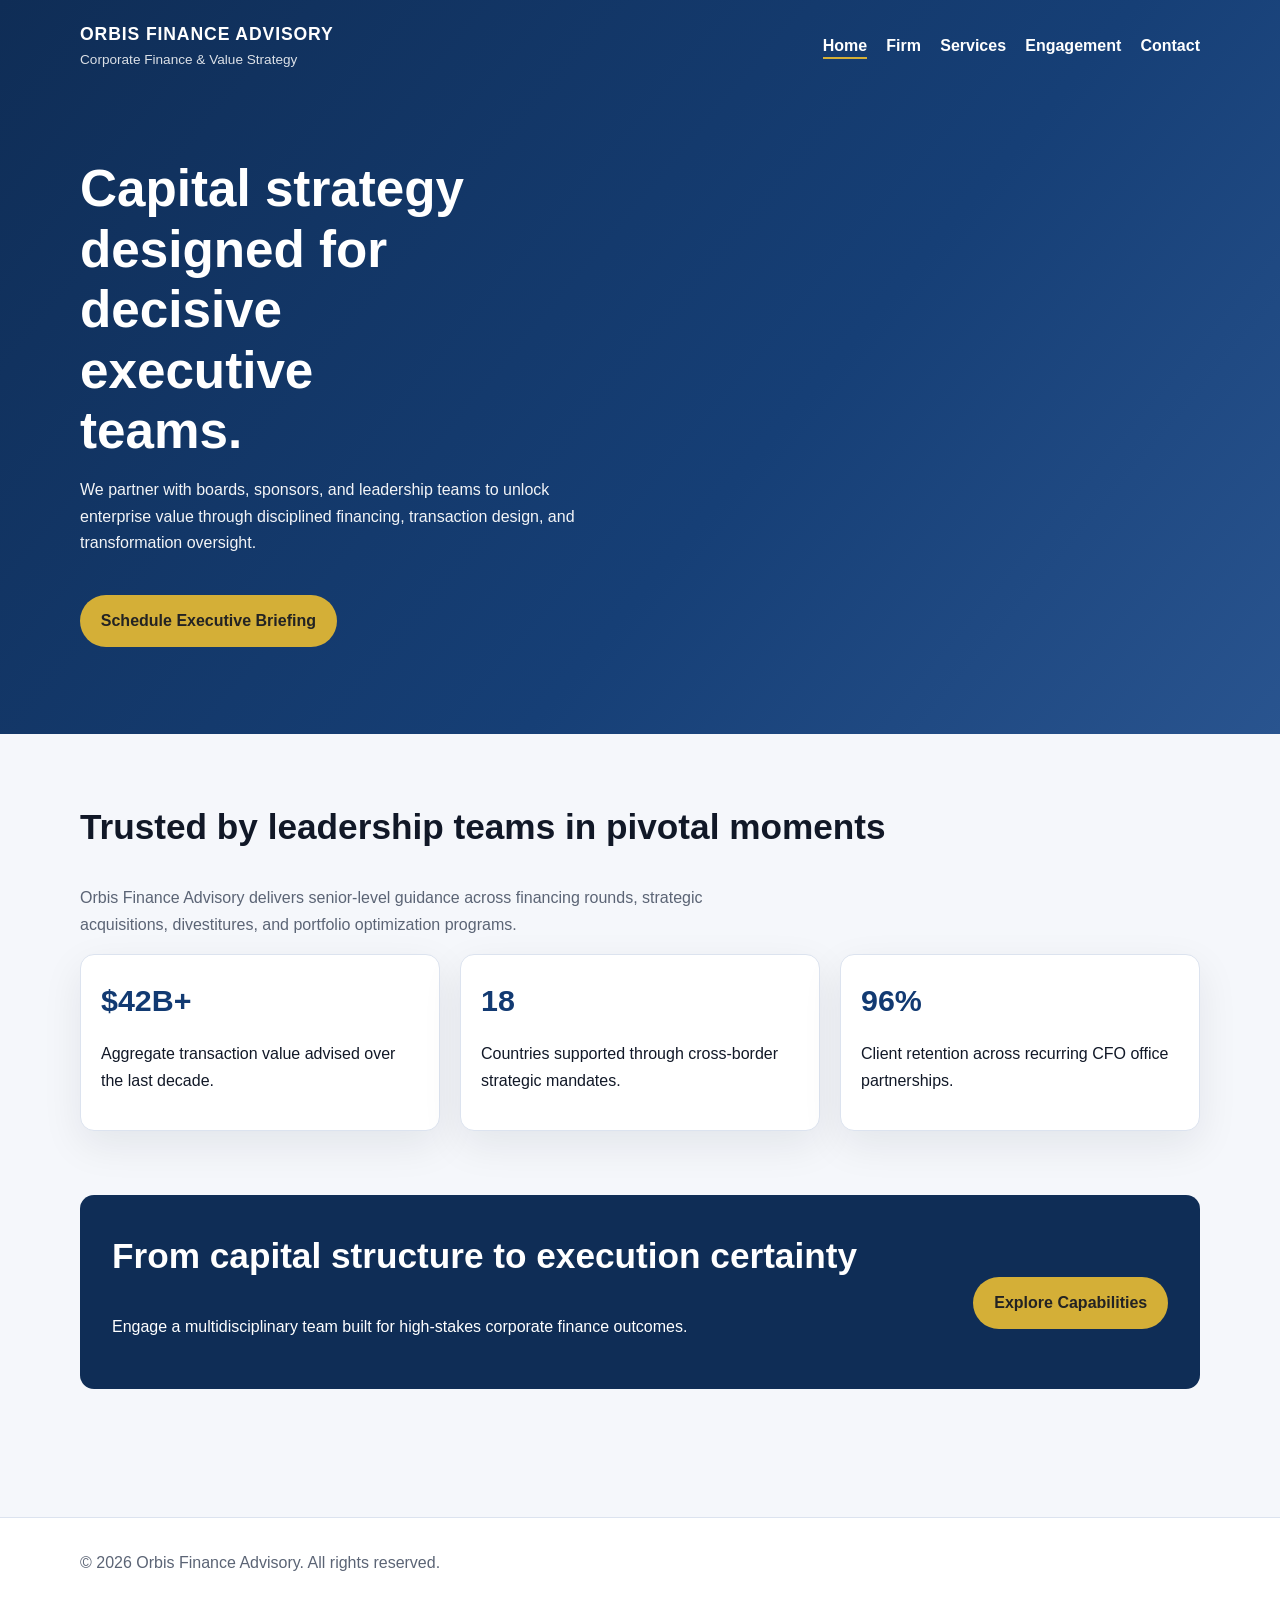
<file: index.html>
<!DOCTYPE html>
<html lang="en">
<head>
  <meta charset="UTF-8" />
  <meta name="viewport" content="width=device-width, initial-scale=1.0" />
  <title>Orbis Finance Advisory | Strategic Corporate Finance</title>
  <link rel="stylesheet" href="styles.css" />
</head>
<body>
<header>
  <div class="container topbar">
    <a class="brand" href="index.html"><strong>ORBIS FINANCE ADVISORY</strong><span>Corporate Finance & Value Strategy</span></a>
    <nav><ul>
      <li><a class="active" href="index.html">Home</a></li><li><a href="cabinet.html">Firm</a></li><li><a href="services.html">Services</a></li><li><a href="rendez-vous.html">Engagement</a></li><li><a href="contact.html">Contact</a></li>
    </ul></nav>
  </div>
  <section class="container hero">
    <h1>Capital strategy designed for decisive executive teams.</h1>
    <p>We partner with boards, sponsors, and leadership teams to unlock enterprise value through disciplined financing, transaction design, and transformation oversight.</p>
    <a class="btn" href="rendez-vous.html">Schedule Executive Briefing</a>
  </section>
</header>
<main class="container">
  <section class="section">
    <h2>Trusted by leadership teams in pivotal moments</h2>
    <p class="lead">Orbis Finance Advisory delivers senior-level guidance across financing rounds, strategic acquisitions, divestitures, and portfolio optimization programs.</p>
    <div class="grid">
      <article class="card"><p class="kpi">$42B+</p><p>Aggregate transaction value advised over the last decade.</p></article>
      <article class="card"><p class="kpi">18</p><p>Countries supported through cross-border strategic mandates.</p></article>
      <article class="card"><p class="kpi">96%</p><p>Client retention across recurring CFO office partnerships.</p></article>
    </div>
  </section>
  <section class="section cta">
    <div><h2>From capital structure to execution certainty</h2><p>Engage a multidisciplinary team built for high-stakes corporate finance outcomes.</p></div>
    <a class="btn" href="services.html">Explore Capabilities</a>
  </section>
</main>
<footer><div class="container">© <span data-year></span> Orbis Finance Advisory. All rights reserved.</div></footer>
<script src="script.js"></script>
</body>
</html>
</file>
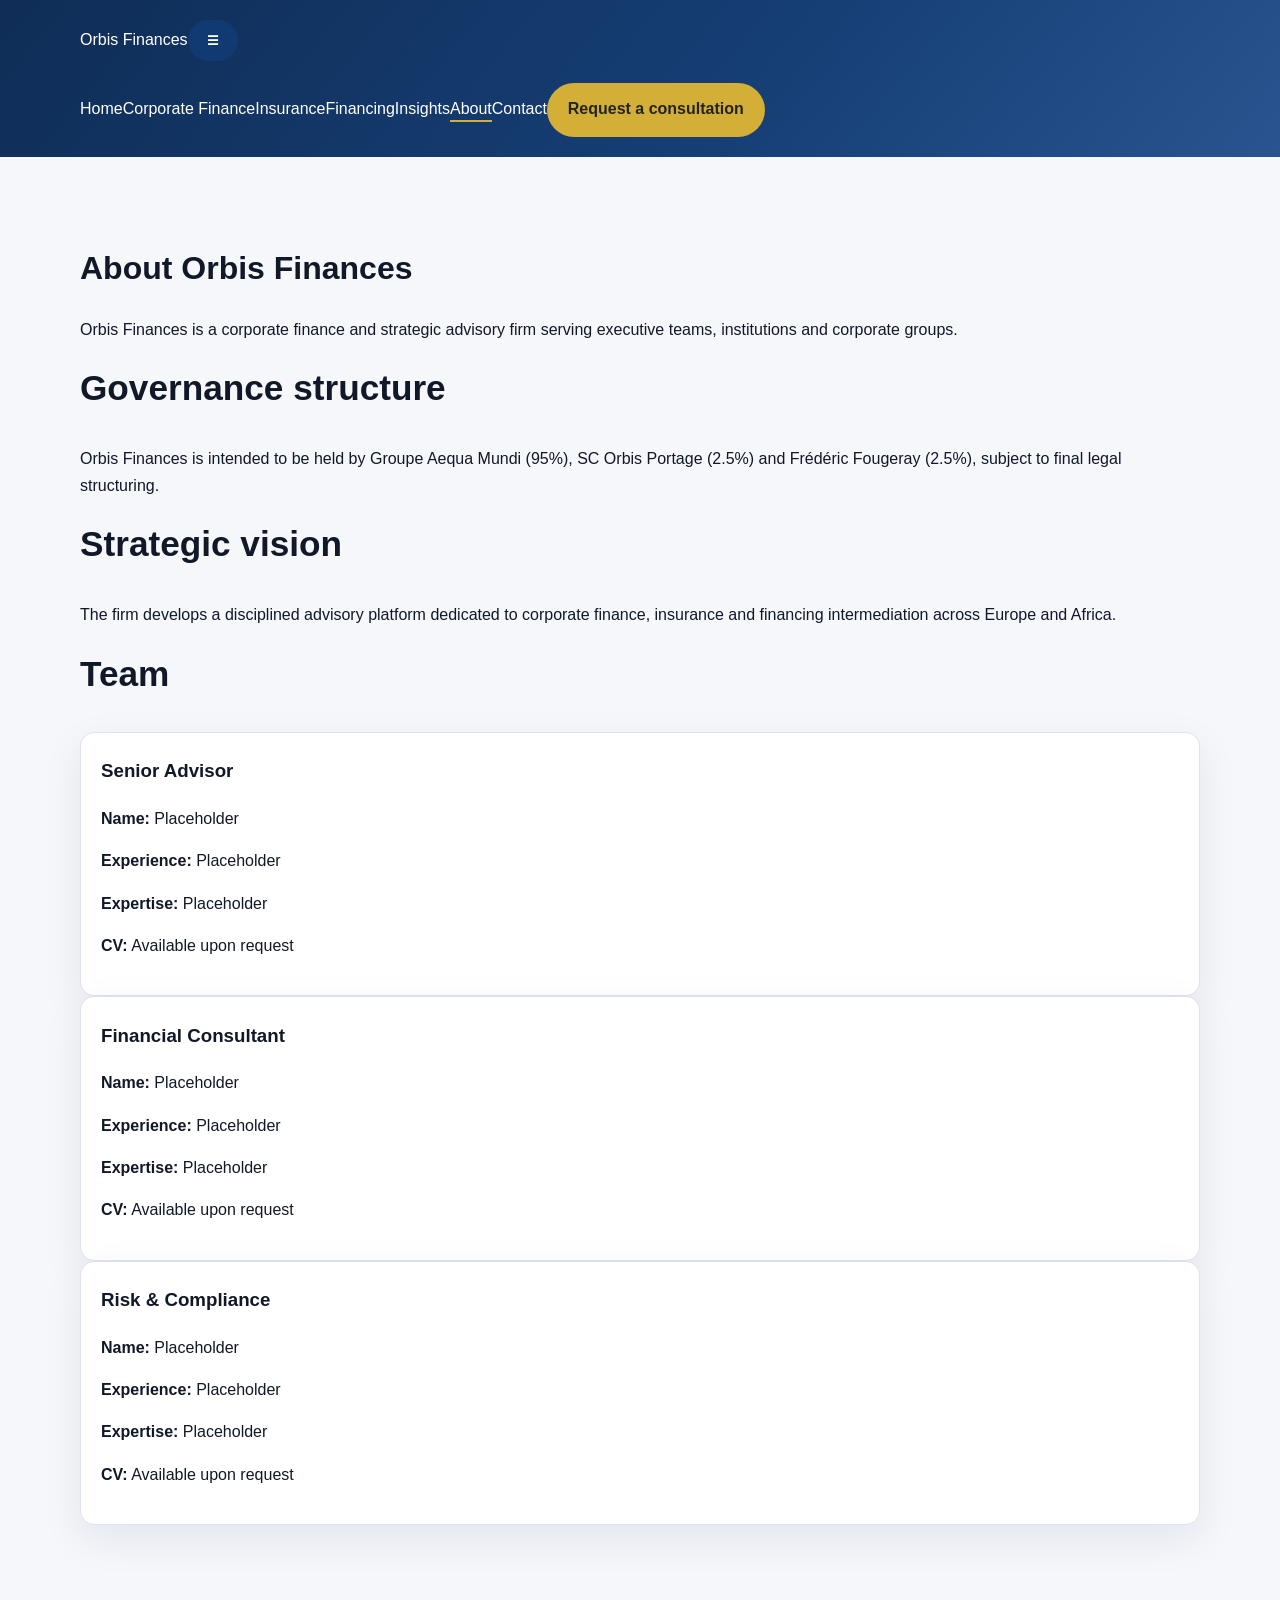
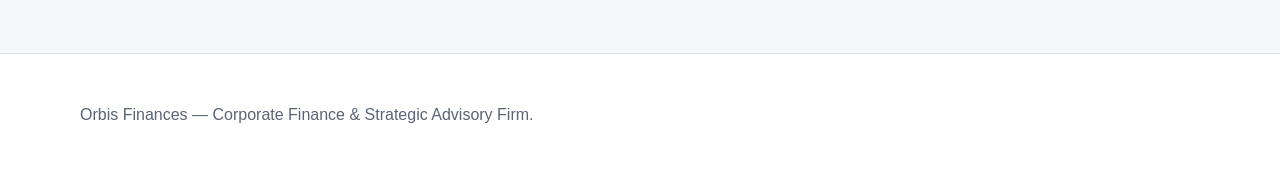
<file: about.html>
<!DOCTYPE html><html lang='en'><head><meta charset='UTF-8'><meta name='viewport' content='width=device-width, initial-scale=1.0'><title>About | Orbis Finances</title><link rel='stylesheet' href='styles.css'></head><body><header class='site-header'><div class='container nav-wrap'><a class='logo' href='index.html'>Orbis <span>Finances</span></a><button class='menu-toggle'>☰</button><nav class='main-nav'><a href='index.html'>Home</a><a href='corporate-finance.html'>Corporate Finance</a><a href='insurance.html'>Insurance</a><a href='financing.html'>Financing</a><a href='insights.html'>Insights</a><a class='active' href='about.html'>About</a><a href='contact.html'>Contact</a><a class='btn btn-gold' href='contact.html'>Request a consultation</a></nav></div></header>
<main class='section'><div class='container'><h1>About Orbis Finances</h1><p>Orbis Finances is a corporate finance and strategic advisory firm serving executive teams, institutions and corporate groups.</p><h2>Governance structure</h2><p>Orbis Finances is intended to be held by Groupe Aequa Mundi (95%), SC Orbis Portage (2.5%) and Frédéric Fougeray (2.5%), subject to final legal structuring.</p><h2>Strategic vision</h2><p>The firm develops a disciplined advisory platform dedicated to corporate finance, insurance and financing intermediation across Europe and Africa.</p><h2>Team</h2><div class='grid-3'><article class='card'><h3>Senior Advisor</h3><p><strong>Name:</strong> Placeholder</p><p><strong>Experience:</strong> Placeholder</p><p><strong>Expertise:</strong> Placeholder</p><p><strong>CV:</strong> Available upon request</p></article><article class='card'><h3>Financial Consultant</h3><p><strong>Name:</strong> Placeholder</p><p><strong>Experience:</strong> Placeholder</p><p><strong>Expertise:</strong> Placeholder</p><p><strong>CV:</strong> Available upon request</p></article><article class='card'><h3>Risk & Compliance</h3><p><strong>Name:</strong> Placeholder</p><p><strong>Experience:</strong> Placeholder</p><p><strong>Expertise:</strong> Placeholder</p><p><strong>CV:</strong> Available upon request</p></article></div></div></main><footer class='footer'><div class='container'><p class='small'>Orbis Finances — Corporate Finance & Strategic Advisory Firm.</p></div></footer><script src='script.js'></script></body></html>
</file>
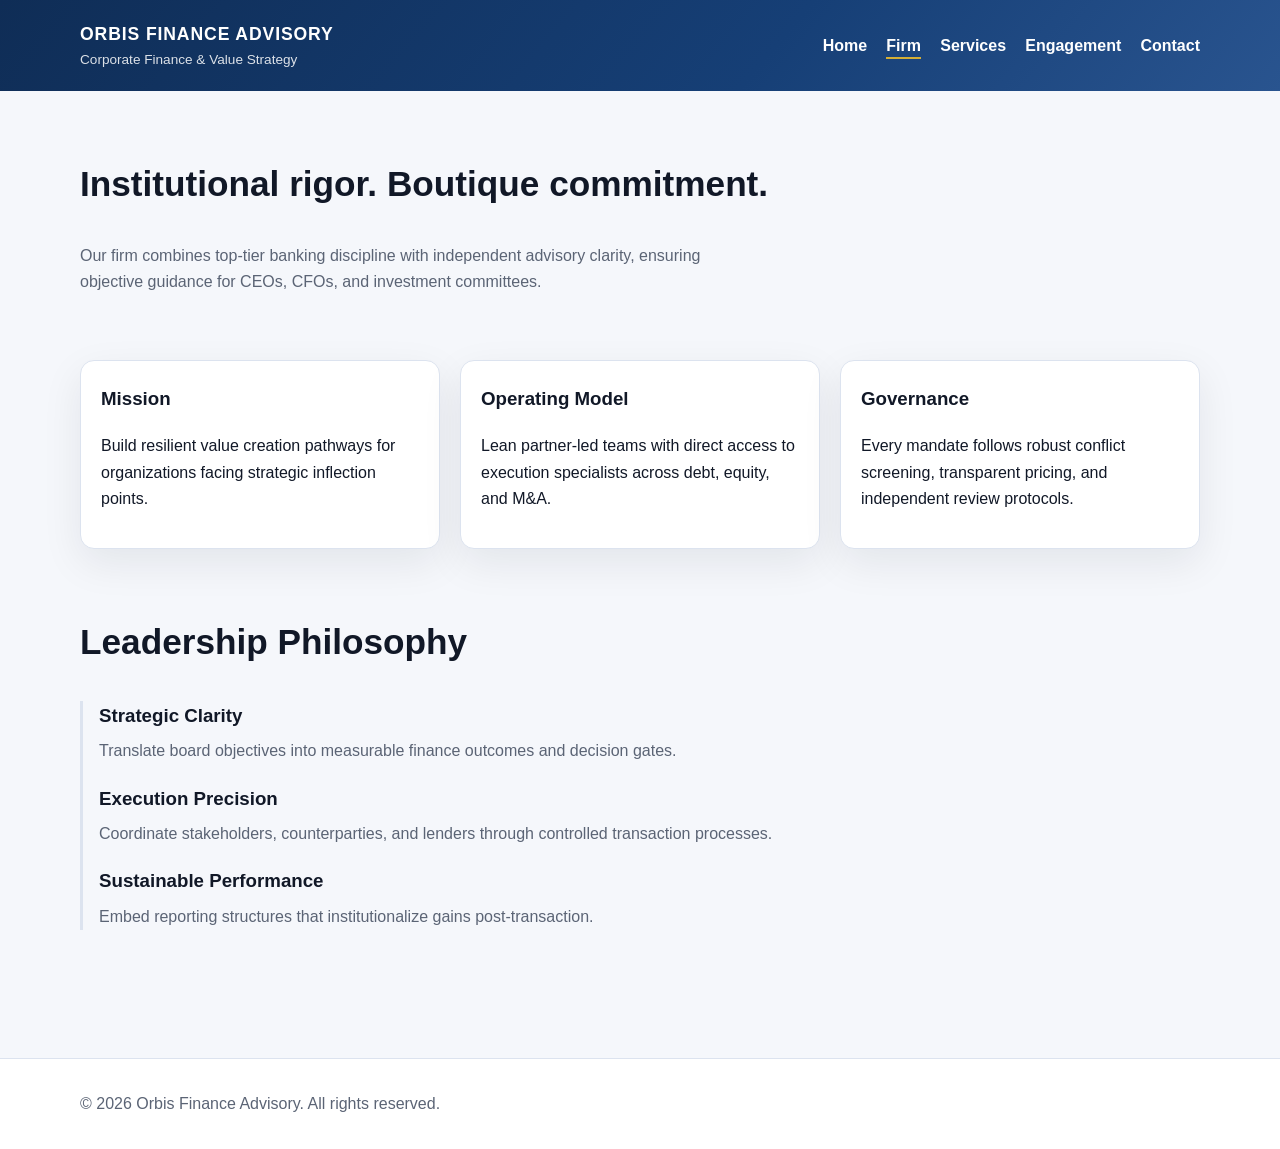
<file: cabinet.html>
<!DOCTYPE html>
<html lang="en">
<head><meta charset="UTF-8" /><meta name="viewport" content="width=device-width, initial-scale=1.0" /><title>Our Firm | Orbis Finance Advisory</title><link rel="stylesheet" href="styles.css" /></head>
<body>
<header><div class="container topbar"><a class="brand" href="index.html"><strong>ORBIS FINANCE ADVISORY</strong><span>Corporate Finance & Value Strategy</span></a><nav><ul><li><a href="index.html">Home</a></li><li><a class="active" href="cabinet.html">Firm</a></li><li><a href="services.html">Services</a></li><li><a href="rendez-vous.html">Engagement</a></li><li><a href="contact.html">Contact</a></li></ul></nav></div></header>
<main class="container">
<section class="section"><h2>Institutional rigor. Boutique commitment.</h2><p class="lead">Our firm combines top-tier banking discipline with independent advisory clarity, ensuring objective guidance for CEOs, CFOs, and investment committees.</p></section>
<section class="section grid">
<article class="card"><h3>Mission</h3><p>Build resilient value creation pathways for organizations facing strategic inflection points.</p></article>
<article class="card"><h3>Operating Model</h3><p>Lean partner-led teams with direct access to execution specialists across debt, equity, and M&A.</p></article>
<article class="card"><h3>Governance</h3><p>Every mandate follows robust conflict screening, transparent pricing, and independent review protocols.</p></article>
</section>
<section class="section"><h2>Leadership Philosophy</h2><div class="timeline"><article><h3>Strategic Clarity</h3><p>Translate board objectives into measurable finance outcomes and decision gates.</p></article><article><h3>Execution Precision</h3><p>Coordinate stakeholders, counterparties, and lenders through controlled transaction processes.</p></article><article><h3>Sustainable Performance</h3><p>Embed reporting structures that institutionalize gains post-transaction.</p></article></div></section>
</main>
<footer><div class="container">© <span data-year></span> Orbis Finance Advisory. All rights reserved.</div></footer>
<script src="script.js"></script>
</body>
</html>
</file>
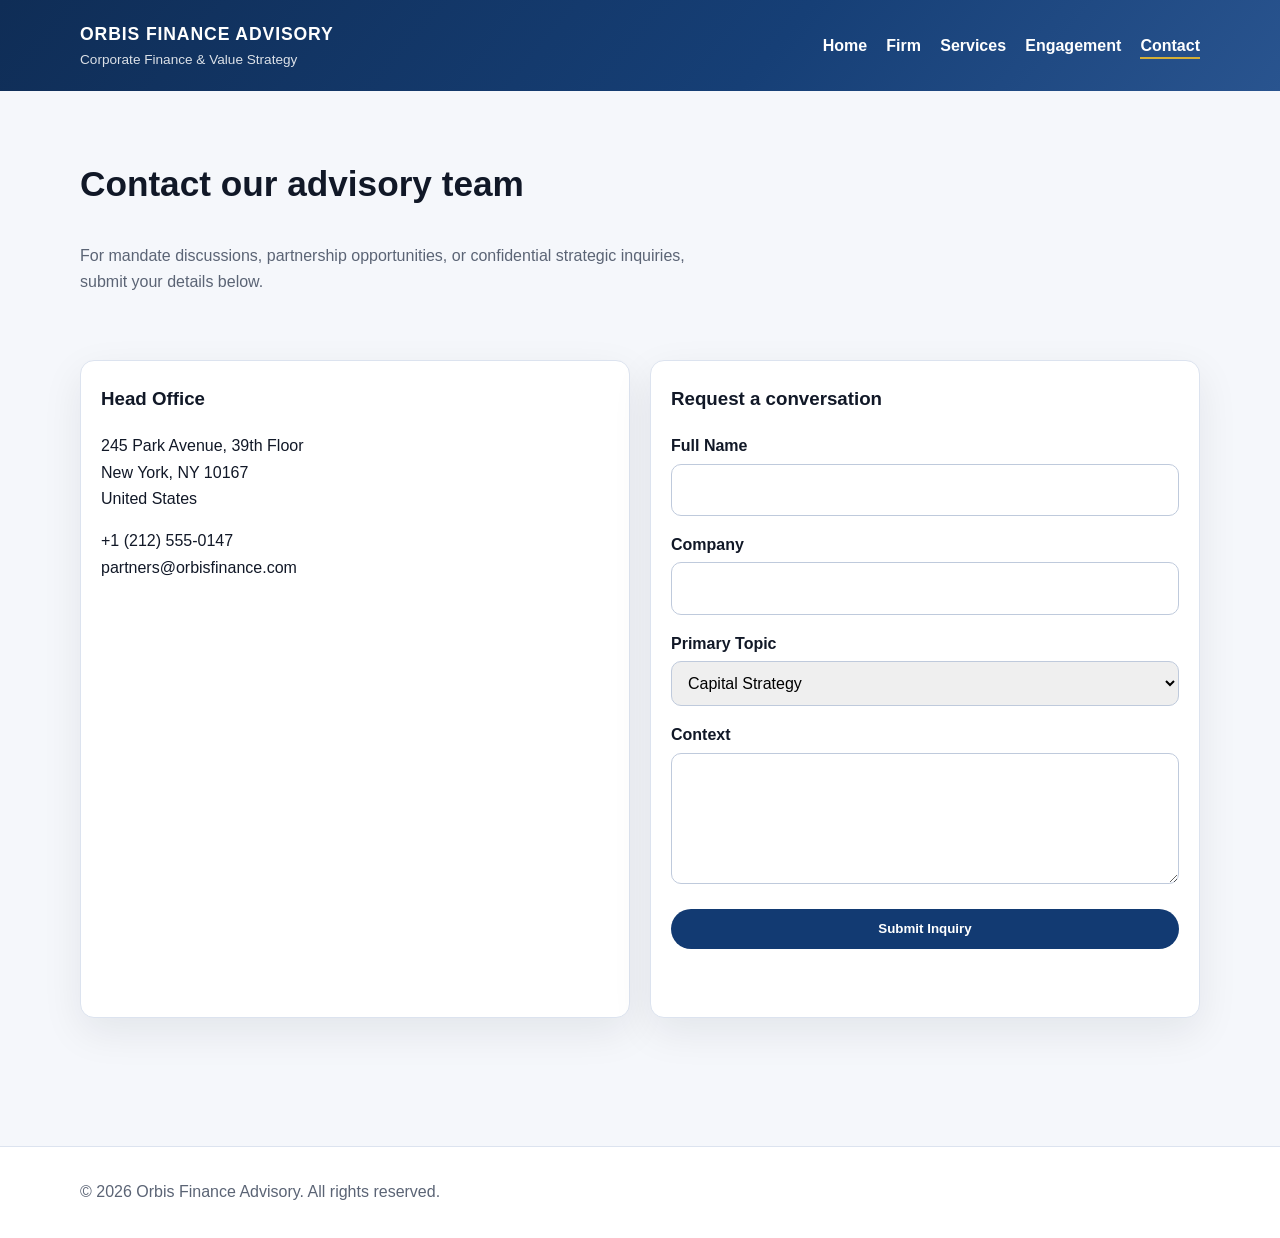
<file: contact.html>
<!DOCTYPE html>
<html lang="en">
<head><meta charset="UTF-8" /><meta name="viewport" content="width=device-width, initial-scale=1.0" /><title>Contact | Orbis Finance Advisory</title><link rel="stylesheet" href="styles.css" /></head>
<body>
<header><div class="container topbar"><a class="brand" href="index.html"><strong>ORBIS FINANCE ADVISORY</strong><span>Corporate Finance & Value Strategy</span></a><nav><ul><li><a href="index.html">Home</a></li><li><a href="cabinet.html">Firm</a></li><li><a href="services.html">Services</a></li><li><a href="rendez-vous.html">Engagement</a></li><li><a class="active" href="contact.html">Contact</a></li></ul></nav></div></header>
<main class="container">
<section class="section"><h2>Contact our advisory team</h2><p class="lead">For mandate discussions, partnership opportunities, or confidential strategic inquiries, submit your details below.</p></section>
<section class="section grid">
<article class="card"><h3>Head Office</h3><p>245 Park Avenue, 39th Floor<br/>New York, NY 10167<br/>United States</p><p>+1 (212) 555-0147<br/>partners@orbisfinance.com</p></article>
<article class="card">
  <h3>Request a conversation</h3>
  <form data-contact-form>
    <div><label for="name">Full Name</label><input id="name" name="name" required/></div>
    <div><label for="company">Company</label><input id="company" name="company" required/></div>
    <div><label for="focus">Primary Topic</label><select id="focus" name="focus"><option>Capital Strategy</option><option>M&A Advisory</option><option>Fundraising</option><option>Transformation</option></select></div>
    <div><label for="message">Context</label><textarea id="message" name="message" rows="4" required></textarea></div>
    <button type="submit">Submit Inquiry</button>
    <p data-form-notice></p>
  </form>
</article>
</section>
</main>
<footer><div class="container">© <span data-year></span> Orbis Finance Advisory. All rights reserved.</div></footer>
<script src="script.js"></script>
</body>
</html>
</file>
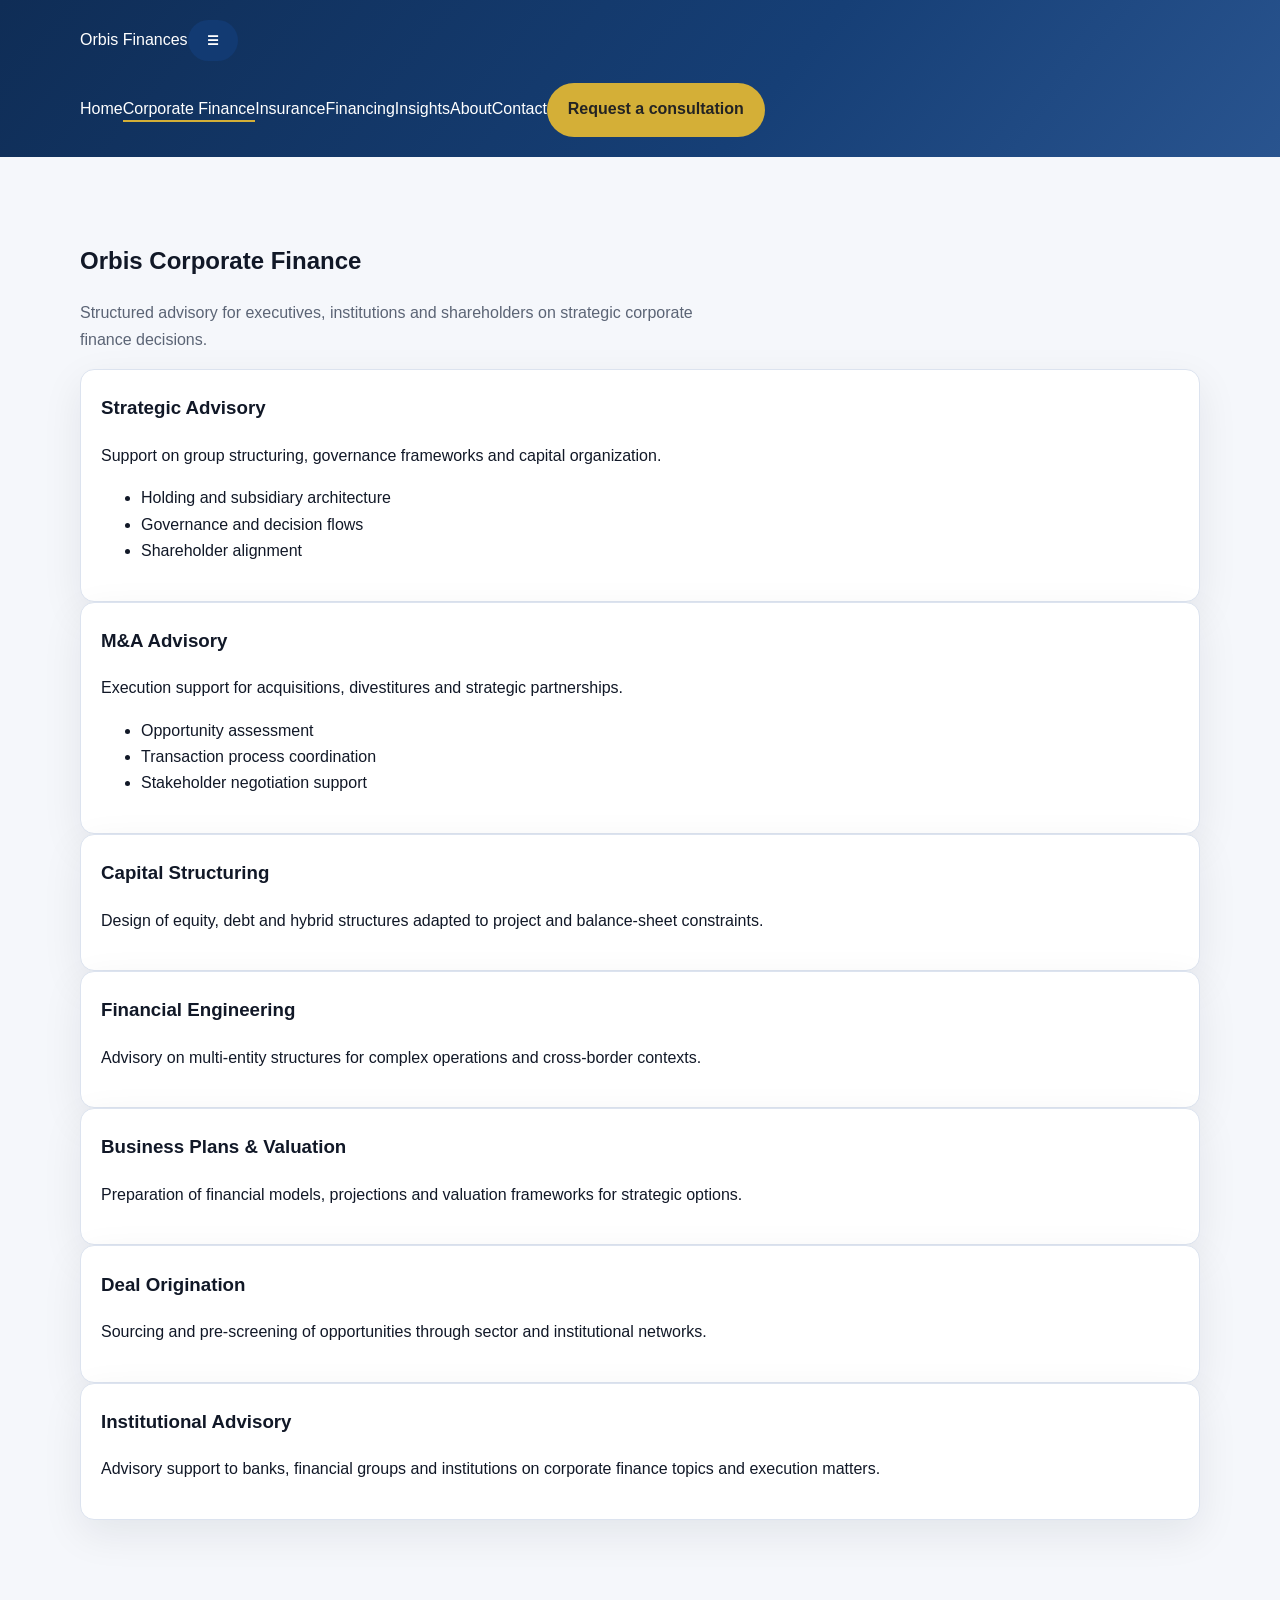
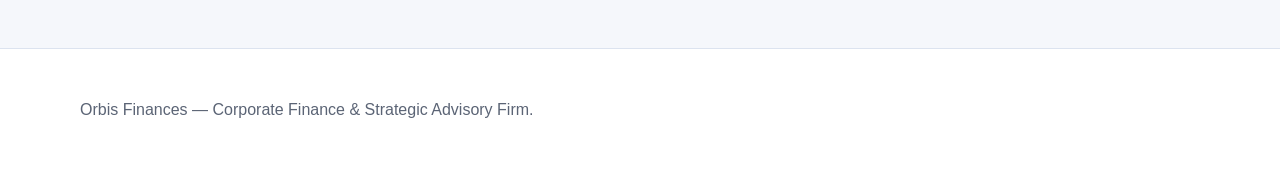
<file: corporate-finance.html>
<!DOCTYPE html><html lang='en'><head><meta charset='UTF-8'><meta name='viewport' content='width=device-width, initial-scale=1.0'><meta name='description' content='Orbis Corporate Finance advisory services.'><title>Corporate Finance | Orbis Finances</title><link rel='stylesheet' href='styles.css'></head><body><header class='site-header'><div class='container nav-wrap'><a class='logo' href='index.html'>Orbis <span>Finances</span></a><button class='menu-toggle'>☰</button><nav class='main-nav'><a href='index.html'>Home</a><a class='active' href='corporate-finance.html'>Corporate Finance</a><a href='insurance.html'>Insurance</a><a href='financing.html'>Financing</a><a href='insights.html'>Insights</a><a href='about.html'>About</a><a href='contact.html'>Contact</a><a class='btn btn-gold' href='contact.html'>Request a consultation</a></nav></div></header>
<main><section class='section'><div class='container'><h1>Orbis Corporate Finance</h1><p class='lead'>Structured advisory for executives, institutions and shareholders on strategic corporate finance decisions.</p><div class='grid-2'>
<article class='card fade-in'><h3>Strategic Advisory</h3><p>Support on group structuring, governance frameworks and capital organization.</p><ul class='list-clean'><li>Holding and subsidiary architecture</li><li>Governance and decision flows</li><li>Shareholder alignment</li></ul></article>
<article class='card fade-in'><h3>M&A Advisory</h3><p>Execution support for acquisitions, divestitures and strategic partnerships.</p><ul class='list-clean'><li>Opportunity assessment</li><li>Transaction process coordination</li><li>Stakeholder negotiation support</li></ul></article>
<article class='card fade-in'><h3>Capital Structuring</h3><p>Design of equity, debt and hybrid structures adapted to project and balance-sheet constraints.</p></article>
<article class='card fade-in'><h3>Financial Engineering</h3><p>Advisory on multi-entity structures for complex operations and cross-border contexts.</p></article>
<article class='card fade-in'><h3>Business Plans & Valuation</h3><p>Preparation of financial models, projections and valuation frameworks for strategic options.</p></article>
<article class='card fade-in'><h3>Deal Origination</h3><p>Sourcing and pre-screening of opportunities through sector and institutional networks.</p></article>
<article class='card fade-in'><h3>Institutional Advisory</h3><p>Advisory support to banks, financial groups and institutions on corporate finance topics and execution matters.</p></article>
</div></div></section></main><footer class='footer'><div class='container'><p class='small'>Orbis Finances — Corporate Finance & Strategic Advisory Firm.</p></div></footer><script src='script.js'></script></body></html>
</file>
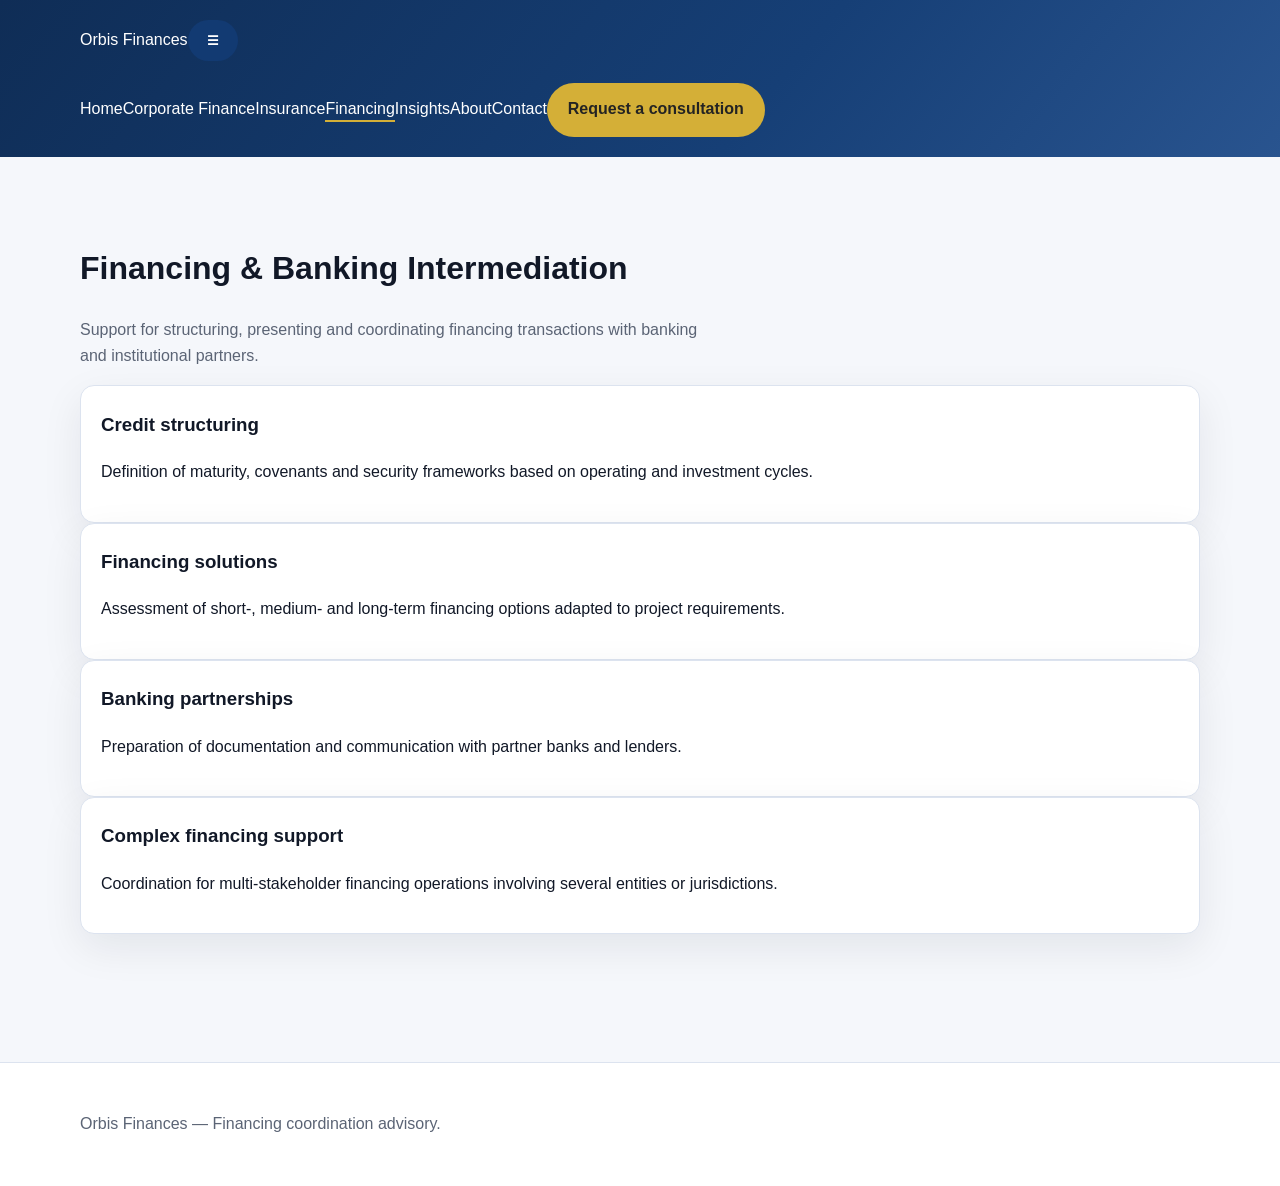
<file: financing.html>
<!DOCTYPE html><html lang='en'><head><meta charset='UTF-8'><meta name='viewport' content='width=device-width, initial-scale=1.0'><title>Financing & Banking Intermediation | Orbis Finances</title><link rel='stylesheet' href='styles.css'></head><body><header class='site-header'><div class='container nav-wrap'><a class='logo' href='index.html'>Orbis <span>Finances</span></a><button class='menu-toggle'>☰</button><nav class='main-nav'><a href='index.html'>Home</a><a href='corporate-finance.html'>Corporate Finance</a><a href='insurance.html'>Insurance</a><a class='active' href='financing.html'>Financing</a><a href='insights.html'>Insights</a><a href='about.html'>About</a><a href='contact.html'>Contact</a><a class='btn btn-gold' href='contact.html'>Request a consultation</a></nav></div></header>
<main class='section'><div class='container'><h1>Financing & Banking Intermediation</h1><p class='lead'>Support for structuring, presenting and coordinating financing transactions with banking and institutional partners.</p><div class='grid-2'><article class='card'><h3>Credit structuring</h3><p>Definition of maturity, covenants and security frameworks based on operating and investment cycles.</p></article><article class='card'><h3>Financing solutions</h3><p>Assessment of short-, medium- and long-term financing options adapted to project requirements.</p></article><article class='card'><h3>Banking partnerships</h3><p>Preparation of documentation and communication with partner banks and lenders.</p></article><article class='card'><h3>Complex financing support</h3><p>Coordination for multi-stakeholder financing operations involving several entities or jurisdictions.</p></article></div></div></main><footer class='footer'><div class='container'><p class='small'>Orbis Finances — Financing coordination advisory.</p></div></footer><script src='script.js'></script></body></html>
</file>
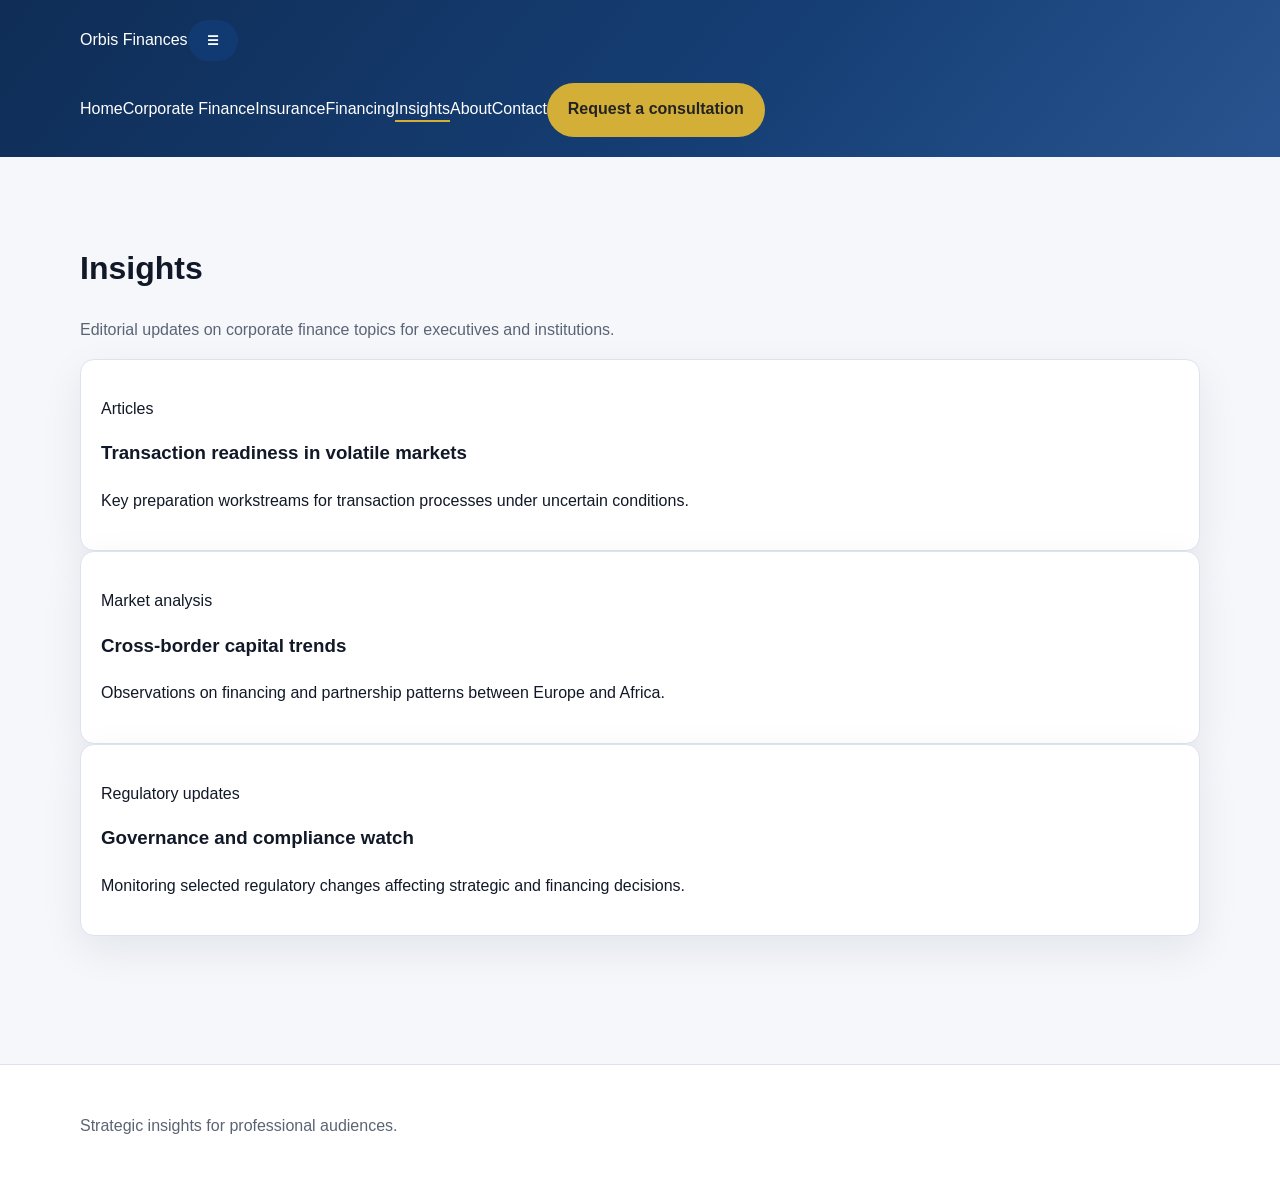
<file: insights.html>
<!DOCTYPE html><html lang='en'><head><meta charset='UTF-8'><meta name='viewport' content='width=device-width, initial-scale=1.0'><title>Insights | Orbis Finances</title><link rel='stylesheet' href='styles.css'></head><body><header class='site-header'><div class='container nav-wrap'><a class='logo' href='index.html'>Orbis <span>Finances</span></a><button class='menu-toggle'>☰</button><nav class='main-nav'><a href='index.html'>Home</a><a href='corporate-finance.html'>Corporate Finance</a><a href='insurance.html'>Insurance</a><a href='financing.html'>Financing</a><a class='active' href='insights.html'>Insights</a><a href='about.html'>About</a><a href='contact.html'>Contact</a><a class='btn btn-gold' href='contact.html'>Request a consultation</a></nav></div></header>
<main class='section'><div class='container'><h1>Insights</h1><p class='lead'>Editorial updates on corporate finance topics for executives and institutions.</p><div class='grid-3'><article class='card'><p class='kicker'>Articles</p><h3>Transaction readiness in volatile markets</h3><p>Key preparation workstreams for transaction processes under uncertain conditions.</p></article><article class='card'><p class='kicker'>Market analysis</p><h3>Cross-border capital trends</h3><p>Observations on financing and partnership patterns between Europe and Africa.</p></article><article class='card'><p class='kicker'>Regulatory updates</p><h3>Governance and compliance watch</h3><p>Monitoring selected regulatory changes affecting strategic and financing decisions.</p></article></div></div></main><footer class='footer'><div class='container'><p class='small'>Strategic insights for professional audiences.</p></div></footer><script src='script.js'></script></body></html>
</file>
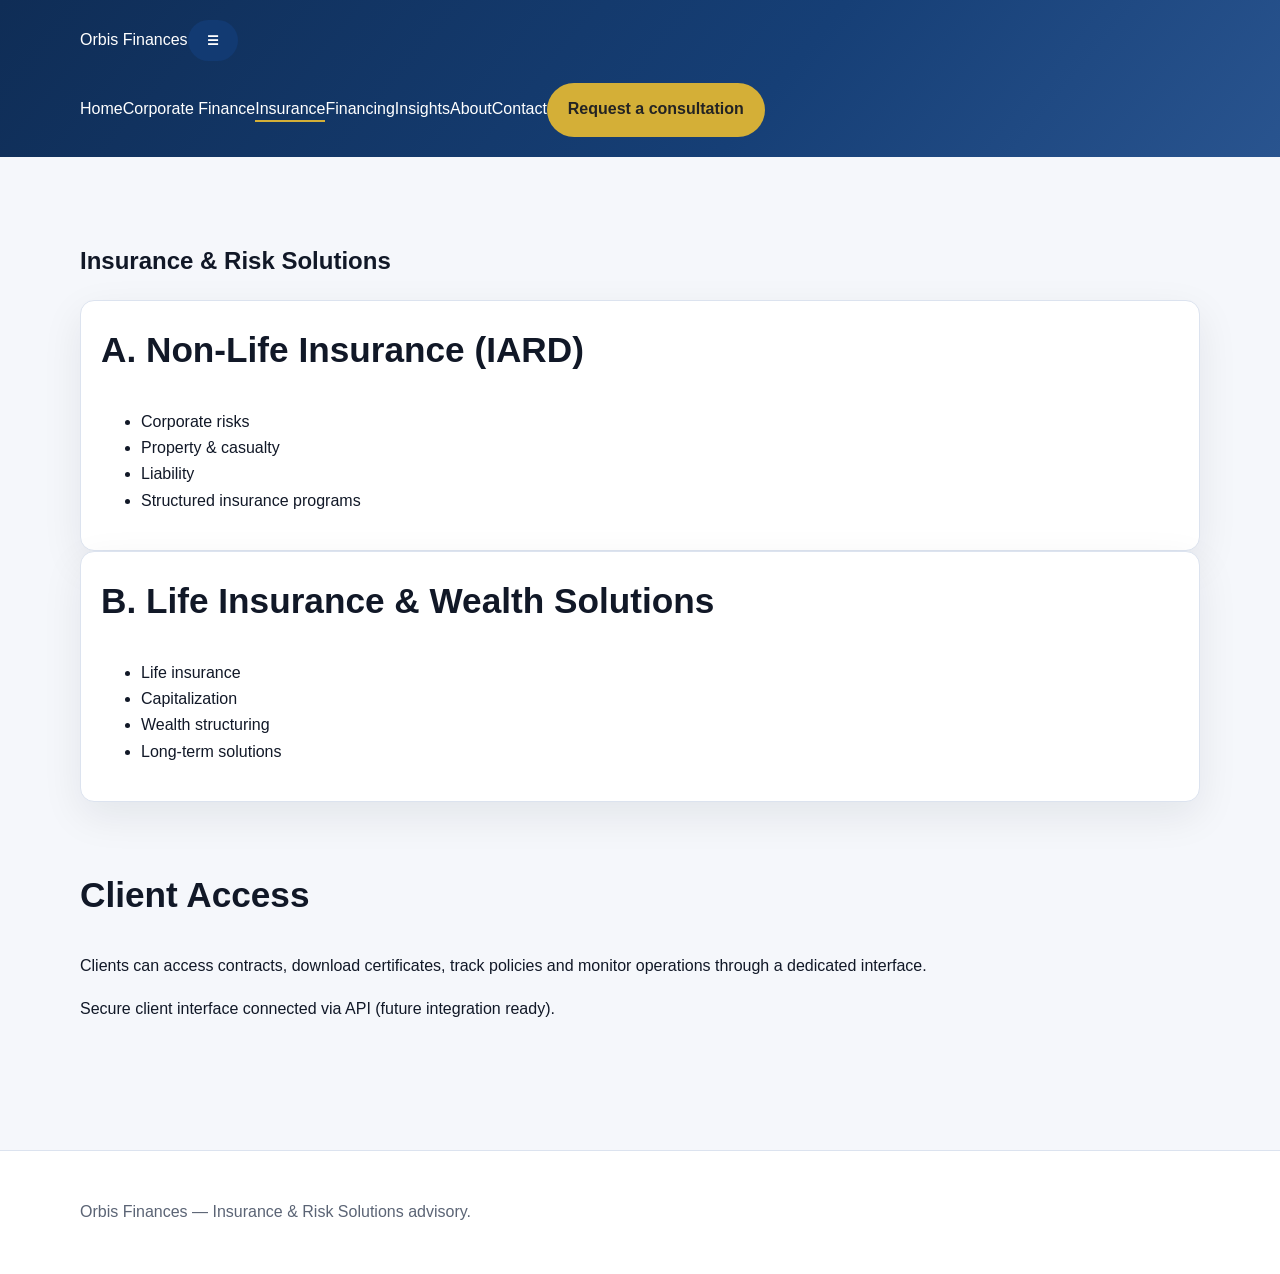
<file: insurance.html>
<!DOCTYPE html><html lang='en'><head><meta charset='UTF-8'><meta name='viewport' content='width=device-width, initial-scale=1.0'><title>Insurance & Risk Solutions | Orbis Finances</title><link rel='stylesheet' href='styles.css'></head><body><header class='site-header'><div class='container nav-wrap'><a class='logo' href='index.html'>Orbis <span>Finances</span></a><button class='menu-toggle'>☰</button><nav class='main-nav'><a href='index.html'>Home</a><a href='corporate-finance.html'>Corporate Finance</a><a class='active' href='insurance.html'>Insurance</a><a href='financing.html'>Financing</a><a href='insights.html'>Insights</a><a href='about.html'>About</a><a href='contact.html'>Contact</a><a class='btn btn-gold' href='contact.html'>Request a consultation</a></nav></div></header>
<main><section class='section'><div class='container'><h1>Insurance & Risk Solutions</h1><div class='grid-2'><article class='card'><h2>A. Non-Life Insurance (IARD)</h2><ul class='list-clean'><li>Corporate risks</li><li>Property & casualty</li><li>Liability</li><li>Structured insurance programs</li></ul></article><article class='card'><h2>B. Life Insurance & Wealth Solutions</h2><ul class='list-clean'><li>Life insurance</li><li>Capitalization</li><li>Wealth structuring</li><li>Long-term solutions</li></ul></article></div></div></section>
<section class='section dark-band'><div class='container'><h2>Client Access</h2><p>Clients can access contracts, download certificates, track policies and monitor operations through a dedicated interface.</p><p>Secure client interface connected via API (future integration ready).</p></div></section></main><footer class='footer'><div class='container'><p class='small'>Orbis Finances — Insurance & Risk Solutions advisory.</p></div></footer><script src='script.js'></script></body></html>
</file>
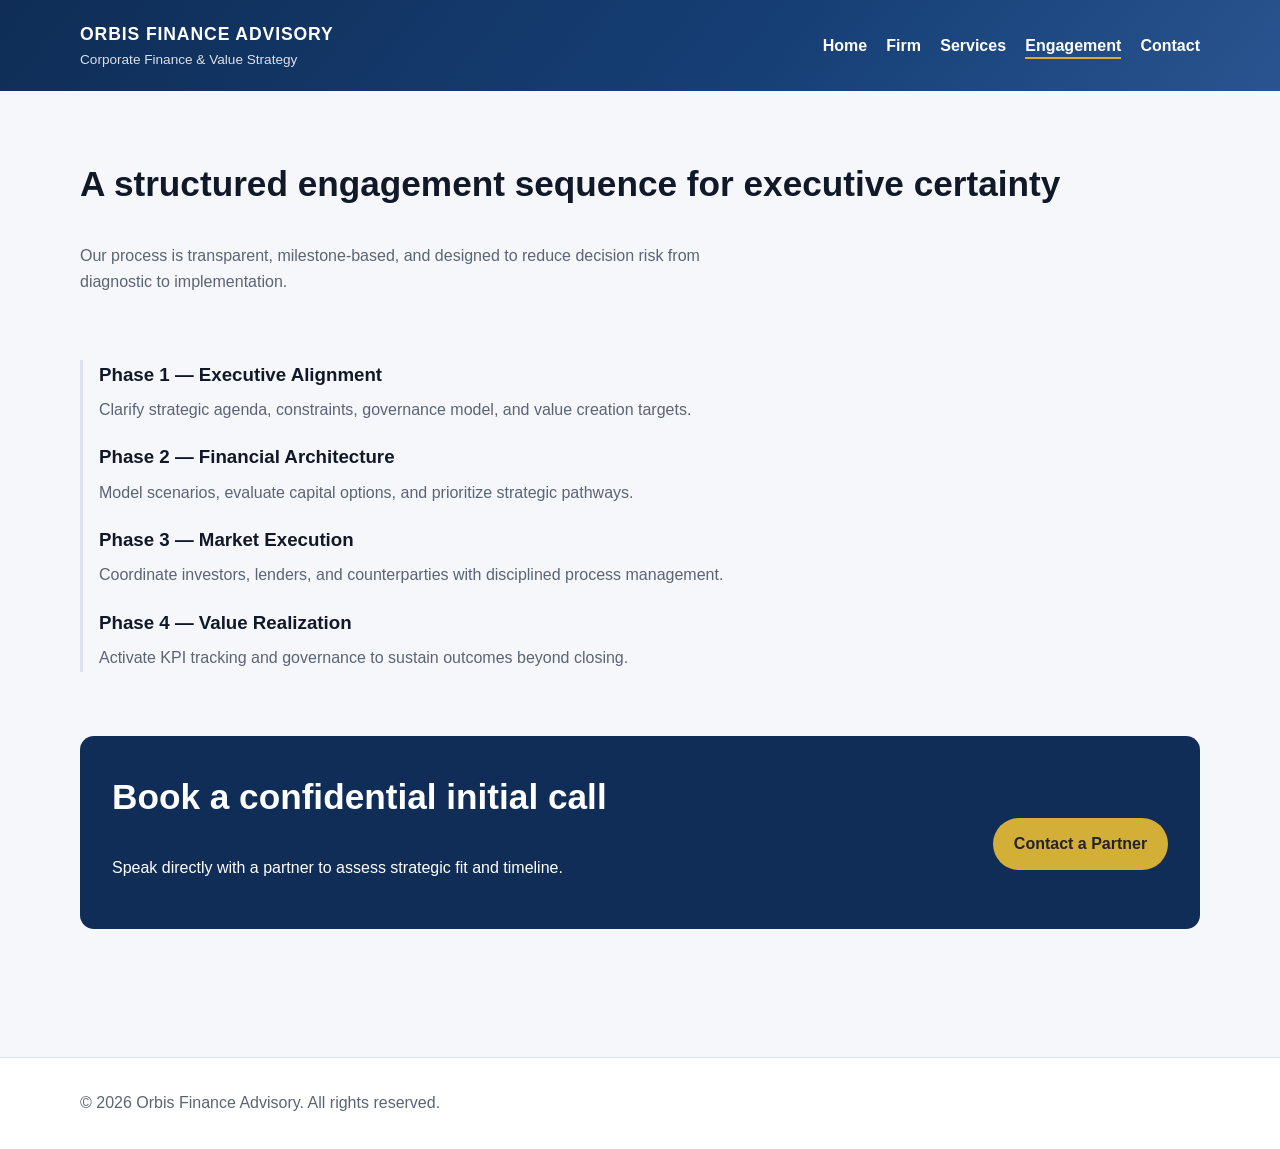
<file: rendez-vous.html>
<!DOCTYPE html>
<html lang="en">
<head><meta charset="UTF-8" /><meta name="viewport" content="width=device-width, initial-scale=1.0" /><title>Engagement Process | Orbis Finance Advisory</title><link rel="stylesheet" href="styles.css" /></head>
<body>
<header><div class="container topbar"><a class="brand" href="index.html"><strong>ORBIS FINANCE ADVISORY</strong><span>Corporate Finance & Value Strategy</span></a><nav><ul><li><a href="index.html">Home</a></li><li><a href="cabinet.html">Firm</a></li><li><a href="services.html">Services</a></li><li><a class="active" href="rendez-vous.html">Engagement</a></li><li><a href="contact.html">Contact</a></li></ul></nav></div></header>
<main class="container">
<section class="section"><h2>A structured engagement sequence for executive certainty</h2><p class="lead">Our process is transparent, milestone-based, and designed to reduce decision risk from diagnostic to implementation.</p></section>
<section class="section timeline">
<article><h3>Phase 1 — Executive Alignment</h3><p>Clarify strategic agenda, constraints, governance model, and value creation targets.</p></article>
<article><h3>Phase 2 — Financial Architecture</h3><p>Model scenarios, evaluate capital options, and prioritize strategic pathways.</p></article>
<article><h3>Phase 3 — Market Execution</h3><p>Coordinate investors, lenders, and counterparties with disciplined process management.</p></article>
<article><h3>Phase 4 — Value Realization</h3><p>Activate KPI tracking and governance to sustain outcomes beyond closing.</p></article>
</section>
<section class="section cta"><div><h2>Book a confidential initial call</h2><p>Speak directly with a partner to assess strategic fit and timeline.</p></div><a class="btn" href="contact.html">Contact a Partner</a></section>
</main>
<footer><div class="container">© <span data-year></span> Orbis Finance Advisory. All rights reserved.</div></footer>
<script src="script.js"></script>
</body>
</html>
</file>
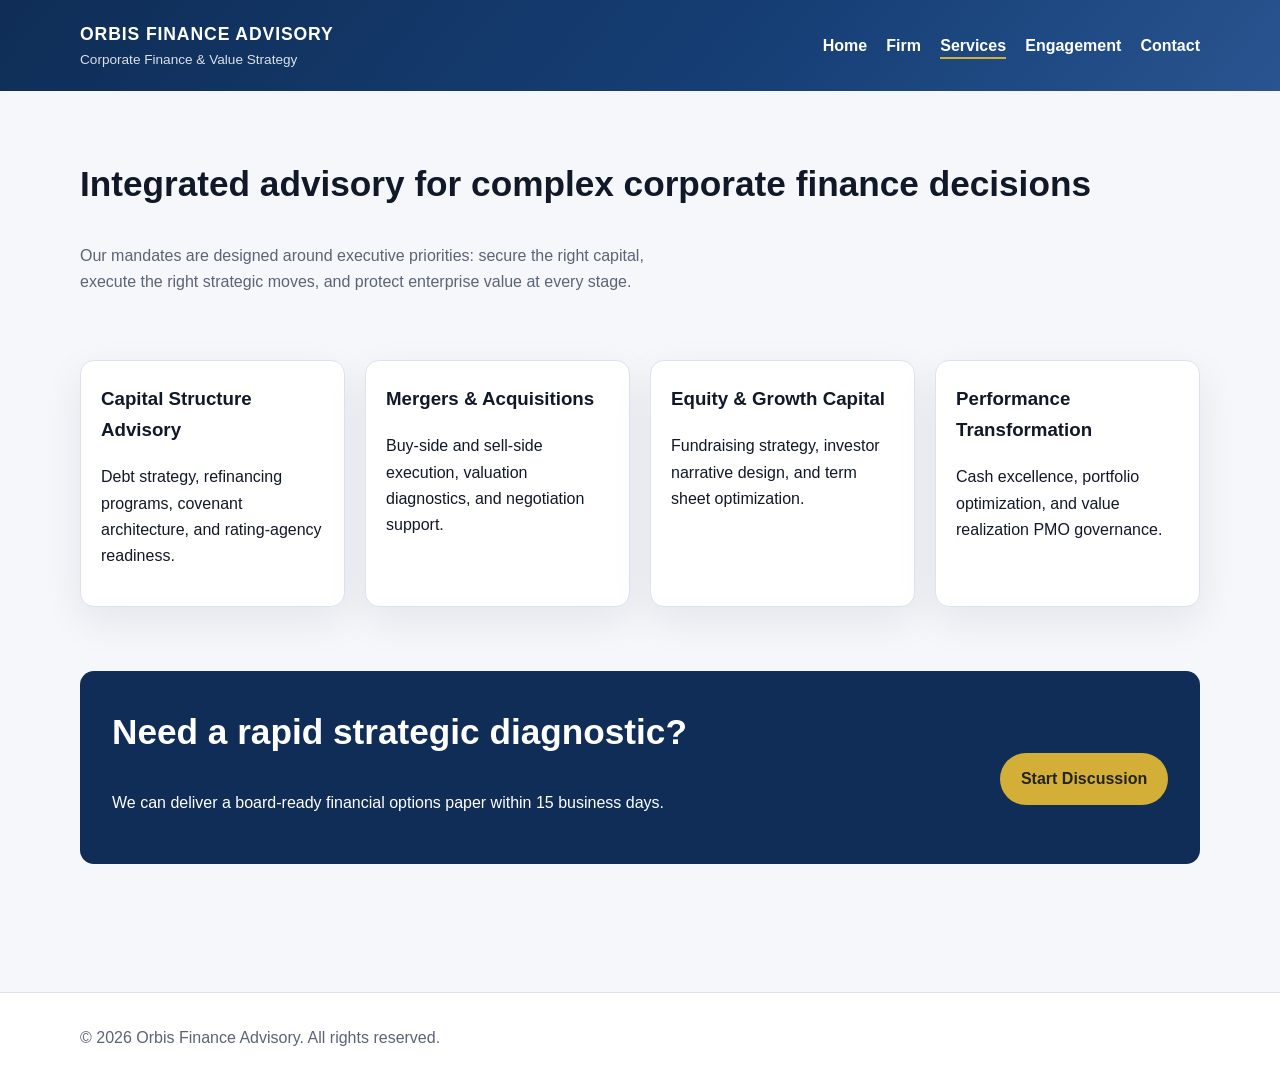
<file: services.html>
<!DOCTYPE html>
<html lang="en">
<head><meta charset="UTF-8" /><meta name="viewport" content="width=device-width, initial-scale=1.0" /><title>Services | Orbis Finance Advisory</title><link rel="stylesheet" href="styles.css" /></head>
<body>
<header><div class="container topbar"><a class="brand" href="index.html"><strong>ORBIS FINANCE ADVISORY</strong><span>Corporate Finance & Value Strategy</span></a><nav><ul><li><a href="index.html">Home</a></li><li><a href="cabinet.html">Firm</a></li><li><a class="active" href="services.html">Services</a></li><li><a href="rendez-vous.html">Engagement</a></li><li><a href="contact.html">Contact</a></li></ul></nav></div></header>
<main class="container">
<section class="section"><h2>Integrated advisory for complex corporate finance decisions</h2><p class="lead">Our mandates are designed around executive priorities: secure the right capital, execute the right strategic moves, and protect enterprise value at every stage.</p></section>
<section class="section grid">
<article class="card"><h3>Capital Structure Advisory</h3><p>Debt strategy, refinancing programs, covenant architecture, and rating-agency readiness.</p></article>
<article class="card"><h3>Mergers & Acquisitions</h3><p>Buy-side and sell-side execution, valuation diagnostics, and negotiation support.</p></article>
<article class="card"><h3>Equity & Growth Capital</h3><p>Fundraising strategy, investor narrative design, and term sheet optimization.</p></article>
<article class="card"><h3>Performance Transformation</h3><p>Cash excellence, portfolio optimization, and value realization PMO governance.</p></article>
</section>
<section class="section cta"><div><h2>Need a rapid strategic diagnostic?</h2><p>We can deliver a board-ready financial options paper within 15 business days.</p></div><a class="btn" href="contact.html">Start Discussion</a></section>
</main>
<footer><div class="container">© <span data-year></span> Orbis Finance Advisory. All rights reserved.</div></footer>
<script src="script.js"></script>
</body>
</html>
</file>
<file: styles.css>
:root {
  --bg: #f5f7fb;
  --surface: #ffffff;
  --ink: #111827;
  --muted: #5b6475;
  --brand: #123a72;
  --accent: #d4af37;
  --line: #dce3ef;
  --radius: 14px;
  --shadow: 0 14px 40px rgba(17, 24, 39, 0.08);
}

* { box-sizing: border-box; }

body {
  margin: 0;
  font-family: "Inter", "Segoe UI", Roboto, Arial, sans-serif;
  color: var(--ink);
  background: var(--bg);
  line-height: 1.65;
}

a { color: inherit; text-decoration: none; }

header {
  background: linear-gradient(130deg, #0f2d56, #163f76 60%, #29548f);
  color: #fff;
  padding: 1.25rem 0;
}

.container {
  width: min(1120px, 92vw);
  margin: 0 auto;
}

.topbar {
  display: flex;
  align-items: center;
  justify-content: space-between;
  gap: 1rem;
}

.brand {
  display: flex;
  flex-direction: column;
}

.brand strong { font-size: 1.1rem; letter-spacing: 0.05em; }
.brand span { opacity: 0.85; font-size: 0.85rem; }

nav ul {
  list-style: none;
  display: flex;
  margin: 0;
  padding: 0;
  gap: 1.2rem;
  font-weight: 600;
}

nav a { padding-bottom: 0.2rem; border-bottom: 2px solid transparent; }
nav a.active, nav a:hover { border-color: var(--accent); }

.hero {
  padding: 5.5rem 0 4.2rem;
  color: #fff;
}

.hero h1 {
  font-size: clamp(2rem, 4vw, 3.5rem);
  line-height: 1.18;
  margin: 0 0 1rem;
  max-width: 14ch;
}

.hero p { max-width: 60ch; opacity: 0.95; }

.btn {
  display: inline-block;
  margin-top: 1.4rem;
  background: var(--accent);
  color: #232323;
  font-weight: 700;
  padding: 0.8rem 1.3rem;
  border-radius: 999px;
}

main { padding: 4rem 0; }

.section { margin-bottom: 4rem; }
.section h2 { margin-top: 0; font-size: clamp(1.5rem, 3vw, 2.2rem); }
.lead { color: var(--muted); max-width: 70ch; }

.grid {
  display: grid;
  gap: 1.25rem;
  grid-template-columns: repeat(auto-fit, minmax(230px, 1fr));
}

.card {
  background: var(--surface);
  border: 1px solid var(--line);
  border-radius: var(--radius);
  padding: 1.25rem;
  box-shadow: var(--shadow);
}

.card h3 { margin-top: 0.2rem; }
.kpi { font-size: 1.9rem; font-weight: 800; color: var(--brand); margin: 0; }

.timeline {
  border-left: 3px solid var(--line);
  padding-left: 1rem;
}
.timeline article { margin-bottom: 1.2rem; }
.timeline h3 { margin: 0; }
.timeline p { margin: 0.4rem 0 0; color: var(--muted); }

.cta {
  background: #0f2d56;
  color: #fff;
  border-radius: var(--radius);
  padding: 2rem;
  display: flex;
  justify-content: space-between;
  align-items: center;
  gap: 1rem;
}

form {
  display: grid;
  gap: 1rem;
}

label { font-weight: 600; display: block; margin-bottom: 0.25rem; }

input, textarea, select {
  width: 100%;
  padding: 0.75rem;
  border-radius: 10px;
  border: 1px solid #bfcadc;
  font: inherit;
}

button {
  background: var(--brand);
  color: #fff;
  border: 0;
  border-radius: 999px;
  padding: 0.8rem 1.2rem;
  font-weight: 700;
  cursor: pointer;
}

footer {
  padding: 2rem 0;
  border-top: 1px solid var(--line);
  color: var(--muted);
  background: #fff;
}

@media (max-width: 760px) {
  .topbar { flex-direction: column; align-items: flex-start; }
  nav ul { flex-wrap: wrap; }
  .cta { flex-direction: column; align-items: flex-start; }
}
</file>
